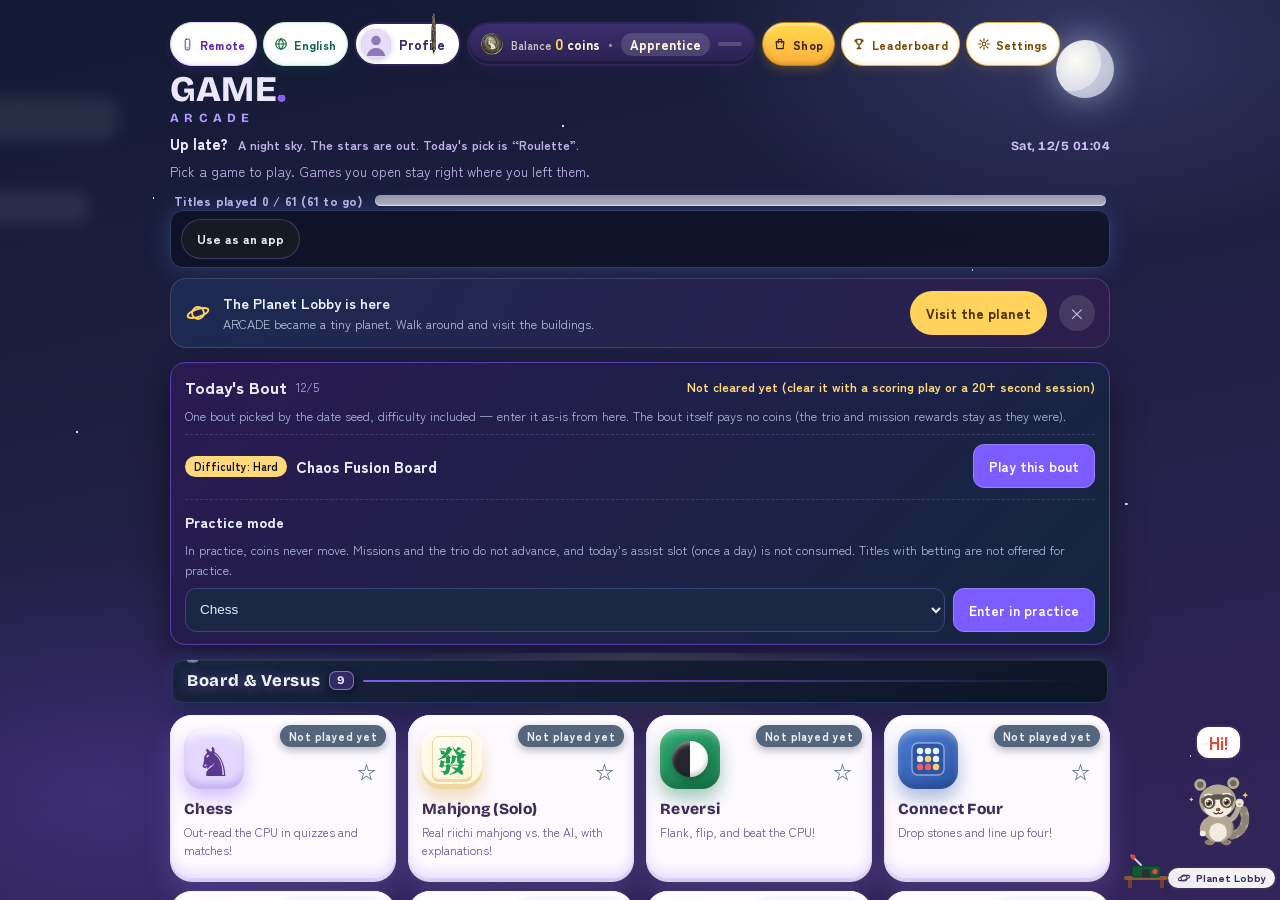
<file: index.html>
<!doctype html>
<html lang="en">
<head>
<meta charset="utf-8">
<title>ARCADE</title>
<script>location.replace('./space-6.html' + location.search + location.hash);</script>
</head>
<body>
<p><a href="./space-6.html">Open ARCADE</a></p>
</body>
</html>
</file>
